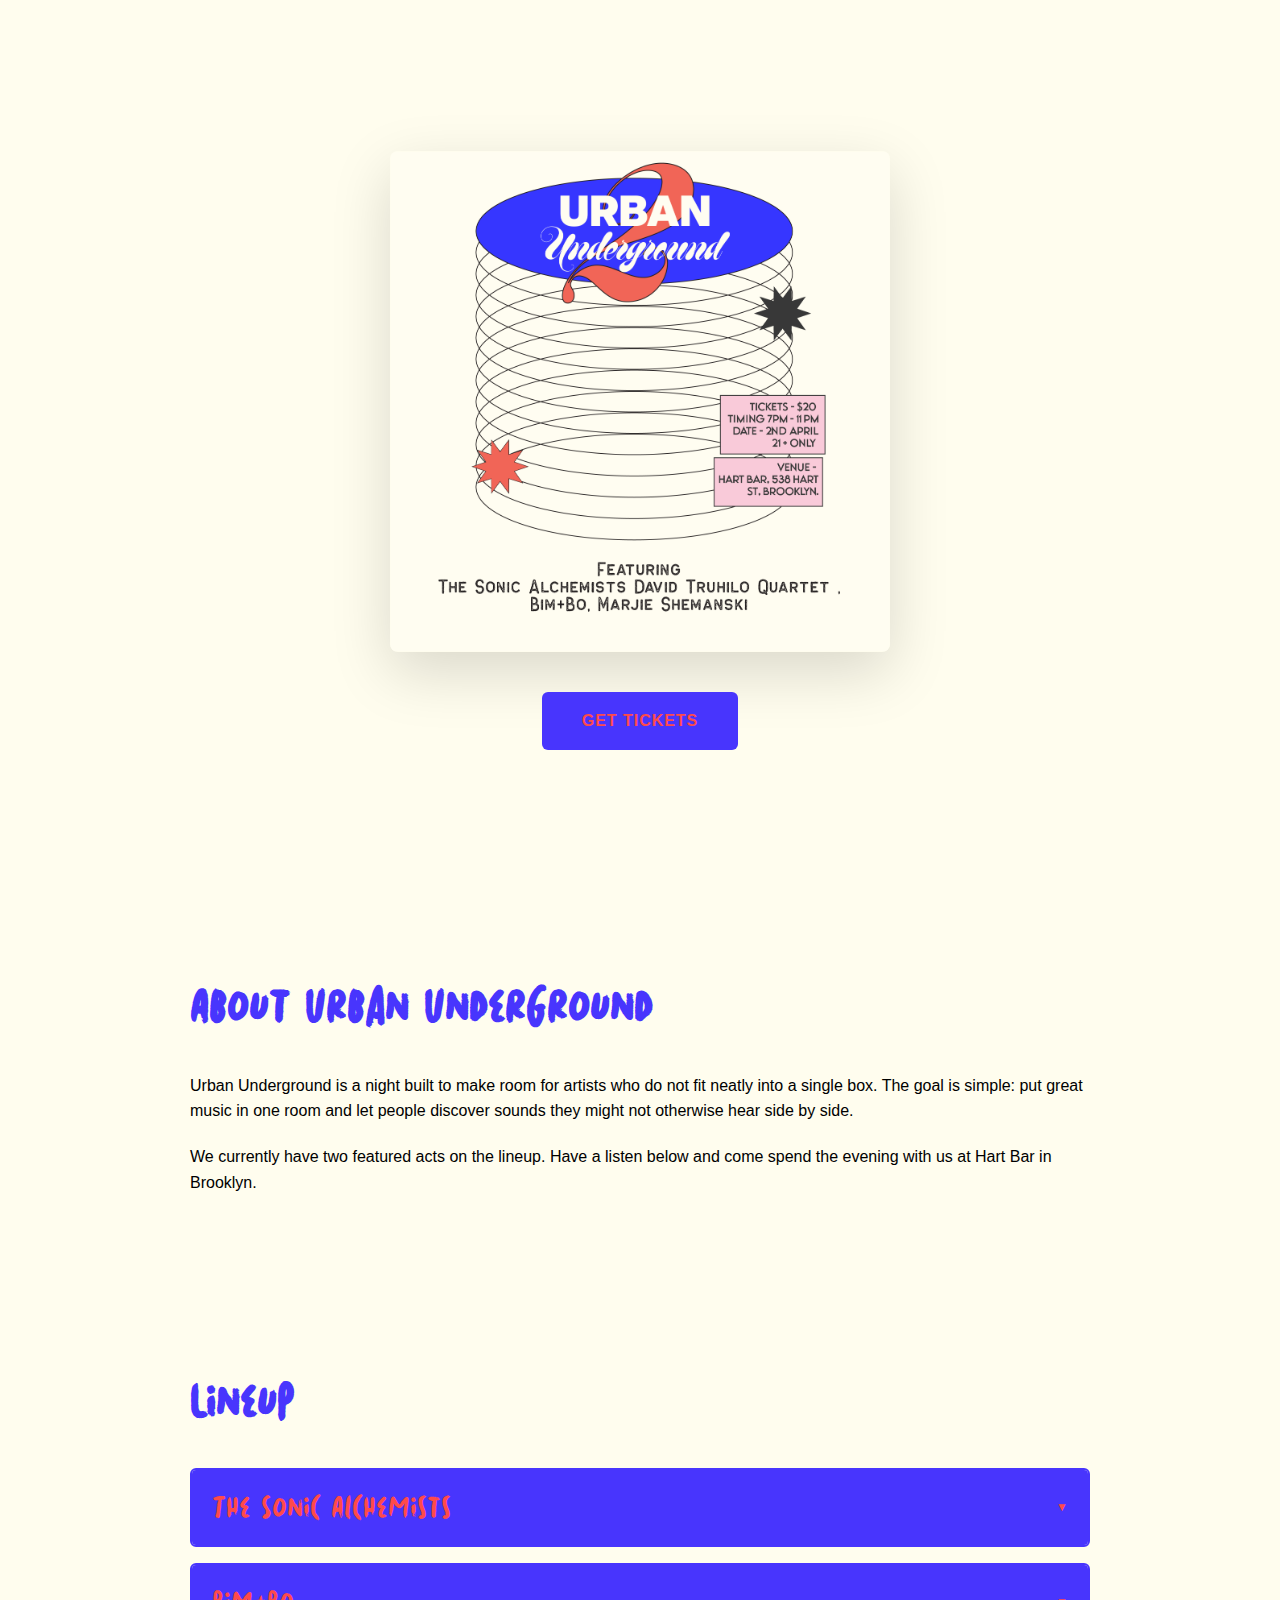
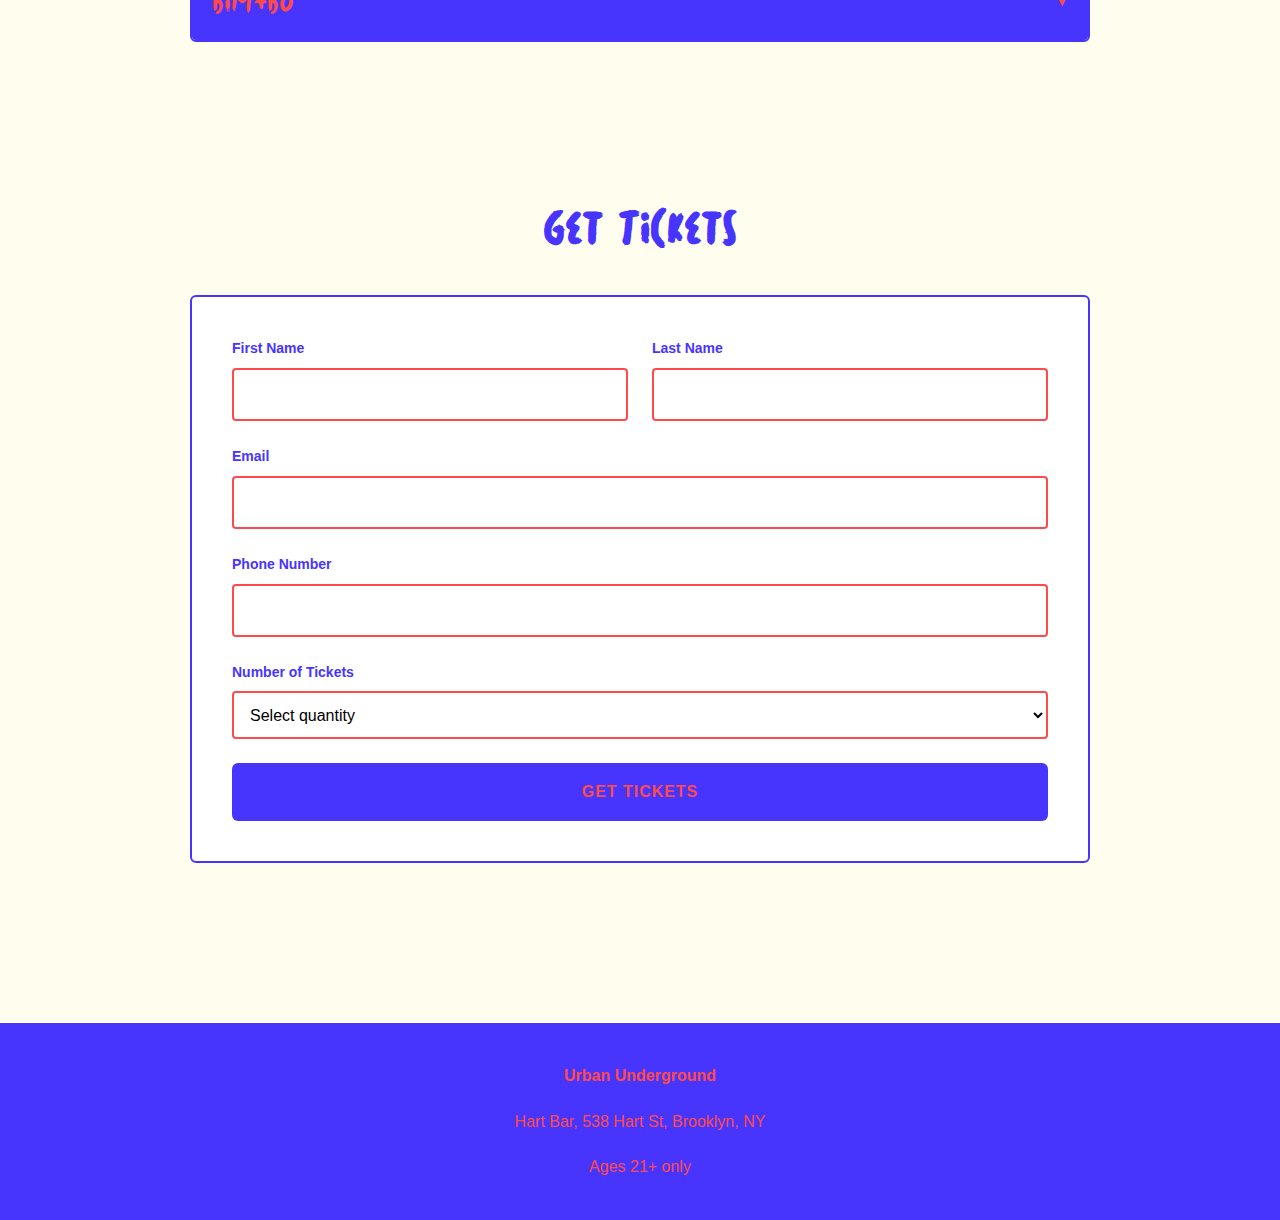
<file: index.html>
<!DOCTYPE html>
<html lang="en">
<head>
  <meta charset="UTF-8">
  <meta name="viewport" content="width=device-width, initial-scale=1.0">
  <title>Urban Underground | Crowd Chorus Confluence</title>
  <link rel="stylesheet" href="./css/event.css">
</head>
<body>
  <main>
    <header class="event-hero">
      <div class="event-hero__poster">
        <img
          src="./images/uu2.png"
          alt="Urban Underground poster with a cream background, blue oval logo, event details for April 2 at Hart Bar in Brooklyn, and featured artists including The Sonic Alchemists, David Truhillo Quartet, bim+bo, and Marjie Shemanski."
        >
      </div>
      <a class="event-button" href="#tickets">Get Tickets</a>
    </header>

    <section class="event-section event-section--about" aria-labelledby="about-heading">
      <div class="event-container">
        <h1 id="about-heading" class="event-heading">About Urban Underground</h1>
        <p>
          Urban Underground is a night built to make room for artists who do not fit neatly
          into a single box. The goal is simple: put great music in one room and let people
          discover sounds they might not otherwise hear side by side.
        </p>
        <p>
          We currently have two featured acts on the lineup. Have a listen below and come
          spend the evening with us at Hart Bar in Brooklyn.
        </p>
      </div>
    </section>

    <section class="event-section" aria-labelledby="lineup-heading">
      <div class="event-container">
        <h2 id="lineup-heading" class="event-heading">Lineup</h2>
        <div class="event-accordion">
          <details class="event-accordion__item">
            <summary class="event-accordion__summary">
              <span class="event-accordion__title">The Sonic Alchemists</span>
            </summary>
            <div class="event-accordion__content">
              <div class="event-accordion__copy">
                <p>
                  The Sonic Alchemists are an improvised music group led by guitarist and
                  composer Eshaan Sood. The group's sound balances energetic grooves,
                  spirited improvisation, and soulful introspection.
                </p>
                <p>
                  A storytelling experience at its core, the band pulls at the heartstrings
                  of listeners, jazz fans or otherwise, while making space for spontaneity
                  and deep listening.
                </p>
              </div>
              <div class="event-video">
                <iframe
                  src="https://www.youtube.com/embed/AlvMCxaiIno"
                  title="The Sonic Alchemists performance"
                  loading="lazy"
                  allowfullscreen
                ></iframe>
              </div>
            </div>
          </details>

          <details class="event-accordion__item">
            <summary class="event-accordion__summary">
              <span class="event-accordion__title">Bim+Bo</span>
            </summary>
            <div class="event-accordion__content">
              <div class="event-accordion__copy">
                <p>
                  bim+bo (pronounced "bim plus bo") is an alternative soul band formed in
                  Chicago and now based in Brooklyn. The experimental duo began with
                  producer and multi-instrumentalist Blank Face Villain and vocalist and
                  dancer Brittany Harlin.
                </p>
                <p>
                  Blurring the line between heartfelt confessions and dance breaks, the
                  ensemble invites both internal reflection and external release with a live
                  show that feels generous, vulnerable, and full of movement.
                </p>
              </div>
              <div class="event-video">
                <iframe
                  src="https://www.youtube.com/embed/e7uof4UnQ5c"
                  title="Bim and Bo performance"
                  loading="lazy"
                  allowfullscreen
                ></iframe>
              </div>
            </div>
          </details>
        </div>
      </div>
    </section>

    <section id="tickets" class="event-section event-section--tickets" aria-labelledby="tickets-heading">
      <div class="event-container">
        <h2 id="tickets-heading" class="event-heading event-heading--centered">Get Tickets</h2>

        <form
          id="ticket-form"
          class="ticket-form"
          action="https://formspree.io/f/xkgdbkdr"
          method="POST"
          novalidate
        >
          <div class="ticket-form__row">
            <div class="ticket-form__field">
              <label for="first-name">First Name</label>
              <input type="text" id="first-name" name="first-name" required>
            </div>
            <div class="ticket-form__field">
              <label for="last-name">Last Name</label>
              <input type="text" id="last-name" name="last-name" required>
            </div>
          </div>

          <div class="ticket-form__field">
            <label for="email">Email</label>
            <input type="email" id="email" name="email" required>
          </div>

          <div class="ticket-form__field">
            <label for="phone">Phone Number</label>
            <input type="tel" id="phone" name="phone" required>
          </div>

          <div class="ticket-form__field">
            <label for="ticket-quantity">Number of Tickets</label>
            <select id="ticket-quantity" name="ticket-quantity" required>
              <option value="">Select quantity</option>
              <option value="1">1 Ticket - $14</option>
              <option value="2">2 Tickets - $25</option>
              <option value="3">3 Tickets - $39</option>
              <option value="4">4 Tickets - $50</option>
              <option value="5">5 Tickets - $64</option>
              <option value="6">6 Tickets - $75</option>
              <option value="7">7 Tickets - $89</option>
              <option value="8">8 Tickets - $100</option>
            </select>
          </div>

          <button type="submit" class="ticket-form__submit" id="submit-button">Get Tickets</button>
        </form>

        <section id="payment-confirmation" class="ticket-confirmation" aria-live="polite" hidden>
          <p><strong>Your total is</strong></p>
          <span id="total-amount" class="ticket-confirmation__amount">$0</span>
          <div id="venmo-qr" class="ticket-confirmation__qr">
            <img src="./images/venmoqr.png" alt="Venmo QR code for ticket payment">
          </div>
          <p>
            <strong>
              Please scan this QR code and include your name and Urban Underground in the
              payment description.
            </strong>
          </p>
          <button type="button" class="ticket-confirmation__back" id="back-button">Back to Form</button>
        </section>
      </div>
    </section>
  </main>

  <footer class="event-footer">
    <p><strong>Urban Underground</strong></p>
    <p>Hart Bar, 538 Hart St, Brooklyn, NY</p>
    <p>Ages 21+ only</p>
  </footer>

  <script>
    function calculateTotal(quantity) {
      const basePrice = 14;
      const twoPackPrice = 25;

      if (quantity === 1) return basePrice;

      const fullPacks = Math.floor(quantity / 2);
      const remainder = quantity % 2;

      let total = fullPacks * twoPackPrice;

      if (remainder === 1) total += basePrice;

      return total;
    }

    const ticketForm = document.getElementById("ticket-form");
    const submitButton = document.getElementById("submit-button");
    const paymentConfirmation = document.getElementById("payment-confirmation");
    const totalAmount = document.getElementById("total-amount");
    const backButton = document.getElementById("back-button");
    const venmoQr = document.getElementById("venmo-qr");

    ticketForm.addEventListener("submit", async function (event) {
      event.preventDefault();

      if (ticketForm.checkValidity() === false) {
        ticketForm.reportValidity();
        return;
      }

      submitButton.disabled = true;
      submitButton.textContent = "Submitting...";

      const quantity = Number(document.getElementById("ticket-quantity").value);
      const total = calculateTotal(quantity);
      const formData = new FormData(ticketForm);
      formData.append("total", "$" + total);

      try {
        const response = await fetch(ticketForm.action, {
          method: "POST",
          body: formData,
          headers: {
            Accept: "application/json"
          }
        });

        if (!response.ok) throw new Error("Form submission failed");

        totalAmount.textContent = "$" + total;
        ticketForm.hidden = true;
        paymentConfirmation.hidden = false;
        paymentConfirmation.classList.add("is-visible");

        setTimeout(function () {
          venmoQr.scrollIntoView({ behavior: "smooth", block: "center" });
        }, 100);
      } catch (error) {
        console.error("Error:", error);
        alert("There was an error submitting your form. Please try again.");
        submitButton.disabled = false;
        submitButton.textContent = "Get Tickets";
      }
    });

    backButton.addEventListener("click", function () {
      ticketForm.reset();
      ticketForm.hidden = false;
      paymentConfirmation.hidden = true;
      paymentConfirmation.classList.remove("is-visible");
      submitButton.disabled = false;
      submitButton.textContent = "Get Tickets";
      ticketForm.scrollIntoView({ behavior: "smooth", block: "start" });
      document.getElementById("first-name").focus();
    });
  </script>
</body>
</html>
</file>
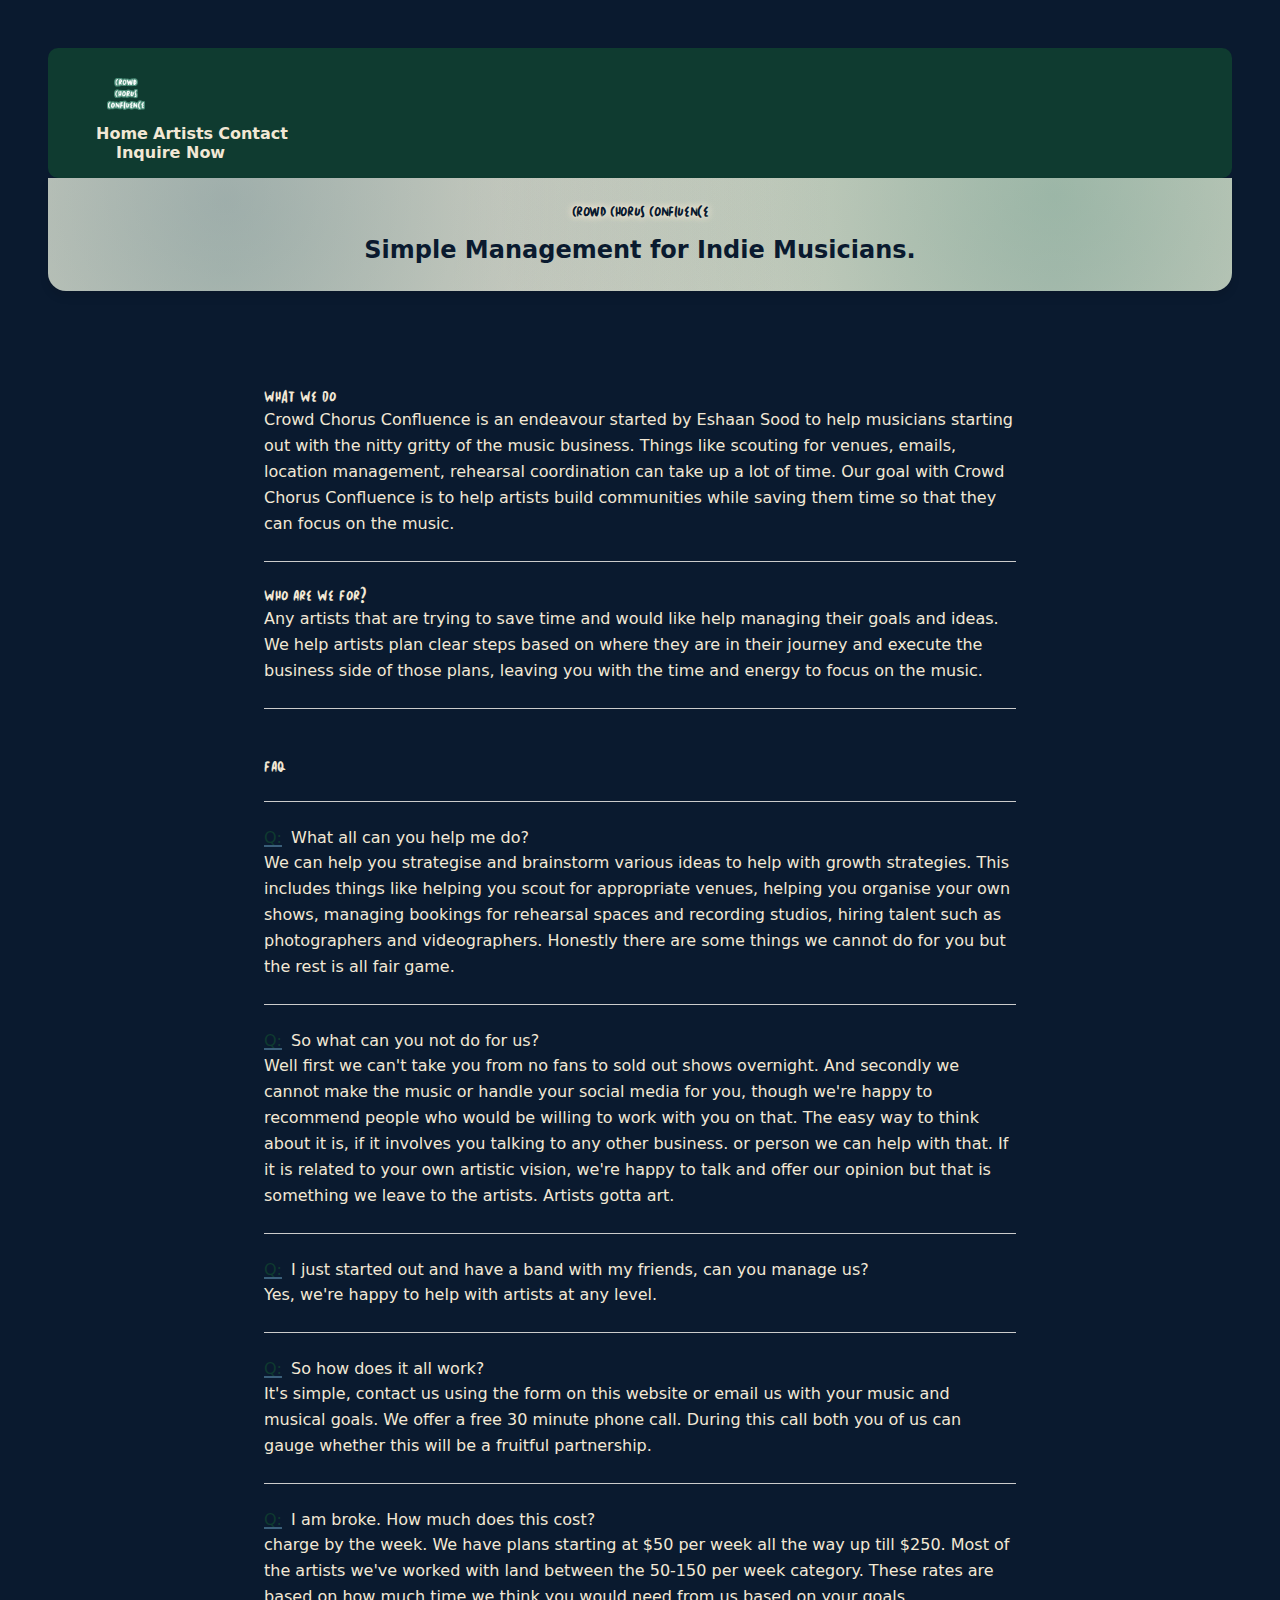
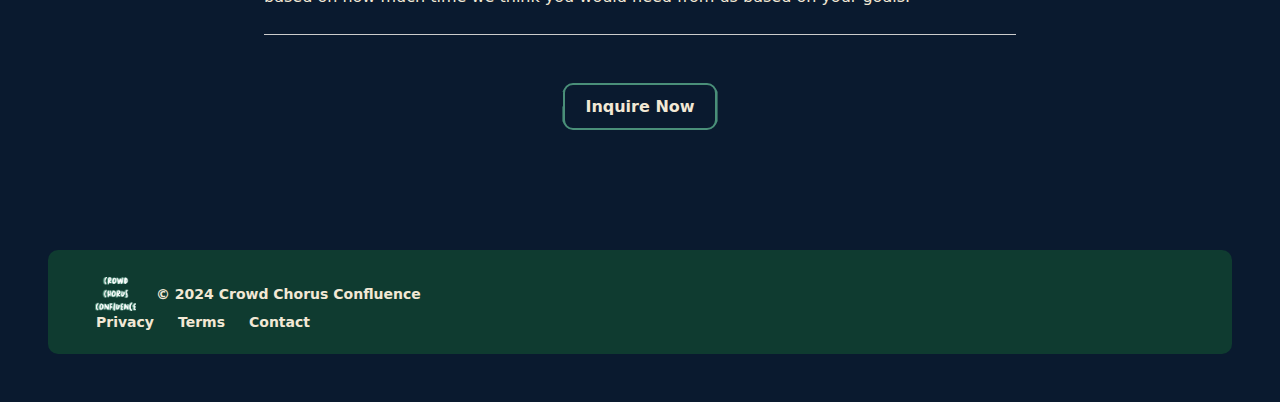
<file: public/index.html>
<!DOCTYPE html>
<html lang="en">
<head>
  <meta charset="UTF-8">
  <meta name="viewport" content="width=device-width, initial-scale=1.0">
  <title>Crowd Chorus Confluence</title>
  <link rel="stylesheet" href="./css/styles.css">
</head>
<body>
  <div class="site-container">
    <!-- Header / Navbar -->
    <header class="header">
      <div class="header-logo">
        <a href="./index.html">
          <img src="./images/CCC-Brush-Logo-trimmed.png" alt="Crowd Chorus Confluence Logo">
        </a>
      </div>
      <nav class="header-nav">
        <a href="./index.html">Home</a>
        <a href="./artists.html">Artists</a>
        <a href="./contact.html">Contact</a>
      </nav>
      <a href="./contact.html#contact-form" class="header-cta">Inquire Now</a>
    </header>

    <!-- Hero Section -->
    <section class="hero">
      <div class="hero-inner">
        <h1 class="hero-title">Crowd Chorus Confluence</h1>
        <p class="hero-tagline">Simple Management for Indie Musicians.</p>
      </div>
    </section>

    <!-- Main content section -->
    <section class="content-section">
      
      <!-- What We Do Section -->
      <div class="content-block">
        <h2 class="heading-brand">What We Do</h2>
        <p>Crowd Chorus Confluence is an endeavour started by Eshaan Sood to help musicians starting out with the nitty gritty of the music business. Things like scouting for venues, emails, location management, rehearsal coordination can take up a lot of time. Our goal with Crowd Chorus Confluence is to help artists build communities while saving them time  so that they can focus on the music.</p>
      </div>

      <!-- Divider Medium -->
      <hr class="divider-medium">

      <!-- Who Are We For Section -->
      <div class="content-block">
        <h2 class="heading-brand">Who Are We For?</h2>
        <p>Any artists that are trying to save time and would like help managing their goals and ideas. We help artists plan clear steps based on where they are in their journey and execute the business side of those plans, leaving you with the time and energy to focus on the music.</p>
      </div>

      <!-- Divider Medium -->
      <hr class="divider-medium">

      <!-- FAQ Section -->
      <div class="faq-section">
        <h2 class="heading-brand">FAQ</h2>

        <!-- Divider Medium after heading -->
        <hr class="divider-medium">

        <!-- FAQ Item 1 -->
        <div class="faq-item">
          <h3 class="faq-question"><span class="faq-q">Q:</span> What all can you help me do?</h3>
          <p class="faq-answer">We can help you strategise and brainstorm various ideas to help with growth strategies. This includes things like helping you scout for appropriate venues, helping you organise your own shows, managing bookings for rehearsal spaces and recording studios, hiring talent  such as photographers and videographers.  Honestly there are some things we cannot do for you but the rest is all fair game.</p>
        </div>

        <!-- Divider Small -->
        <hr class="divider-small">

        <!-- FAQ Item 2 -->
        <div class="faq-item">
          <h3 class="faq-question"><span class="faq-q">Q:</span> So what can you not do for us?</h3>
          <p class="faq-answer">Well first we can't take you from no fans to sold out shows overnight. And secondly we cannot make the music or handle your social media for you, though we're happy to recommend people who would be willing to work with you on that. The easy way to think about it is, if it involves you talking to any other business. or person we can help with that. If it is related to your own artistic vision, we're happy to talk and offer our opinion but that is something we leave to the artists. Artists gotta art.</p>
        </div>

        <!-- Divider Small -->
        <hr class="divider-small">

        <!-- FAQ Item 3 -->
        <div class="faq-item">
          <h3 class="faq-question"><span class="faq-q">Q:</span> I just started out and have a band with my friends, can you manage us?</h3>
          <p class="faq-answer">Yes, we're happy to help with artists at any level.</p>
        </div>

        <!-- Divider Small -->
        <hr class="divider-small">

        <!-- FAQ Item 4 -->
        <div class="faq-item">
          <h3 class="faq-question"><span class="faq-q">Q:</span> So how does it all work?</h3>
          <p class="faq-answer">It's simple, contact us using the form on this website or email us with your music and musical goals. We offer a free 30 minute phone call. During this call both you of us can gauge whether this will be a fruitful partnership.</p>
        </div>

        <!-- Divider Small -->
        <hr class="divider-small">

        <!-- FAQ Item 5 -->
        <div class="faq-item">
          <h3 class="faq-question"><span class="faq-q">Q:</span> I am broke. How much does this cost?</h3>
          <p class="faq-answer">charge by the week. We have plans starting at $50 per week all the way up till $250. Most of the artists we've worked with land between the 50-150 per week category. These rates are based on how much time we think you would need from us based on your goals.</p>
        </div>

        <!-- Divider Medium before CTA -->
        <hr class="divider-medium">

        <!-- CTA Button -->
        <div class="cta-container">
          <a href="./contact.html#contact-form" class="btn-artistic">Inquire Now</a>
        </div>
      </div>

    </section>

    <!-- Footer -->
    <footer class="footer">
      <div class="footer-content">
        <div class="footer-logo">
          <img src="./images/CCC-Brush-Logo-trimmed.png" alt="Crowd Chorus Confluence Logo">
        </div>
        <p class="footer-text">© 2024 Crowd Chorus Confluence</p>
      </div>
      <div class="footer-links">
        <a href="#privacy">Privacy</a>
        <a href="#terms">Terms</a>
        <a href="./contact.html">Contact</a>
      </div>
    </footer>
  </div>
</body>
</html>
</file>
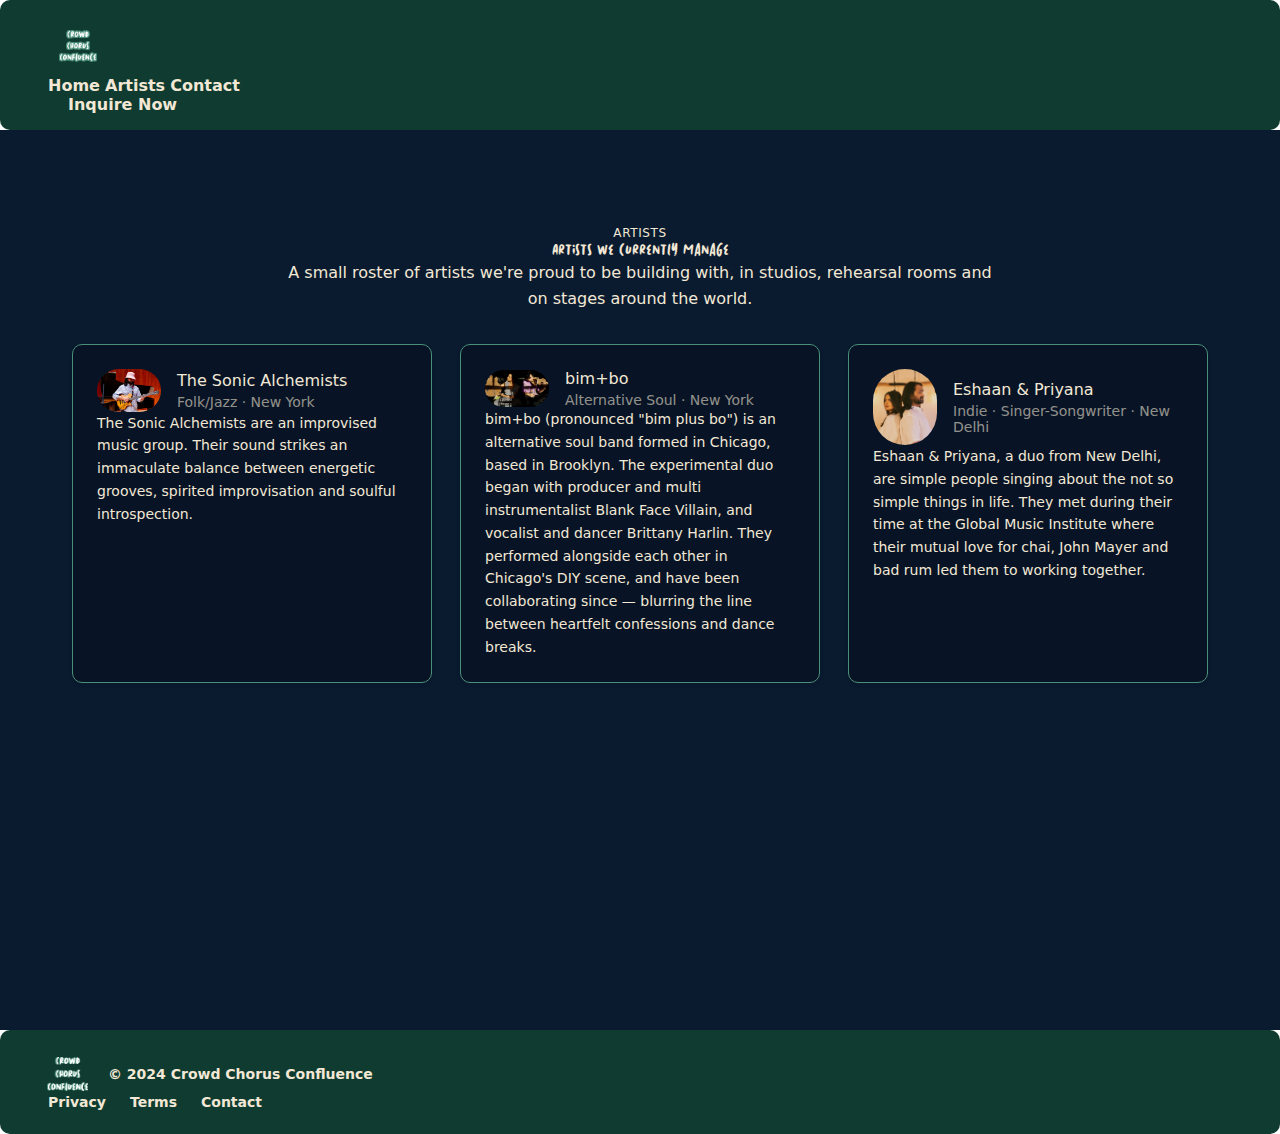
<file: artists.html>
<!DOCTYPE html>
<html lang="en">
  <head>
    <meta charset="UTF-8" />
    <title>Crowd Chorus Confluence — Artists</title>
    <meta name="viewport" content="width=device-width, initial-scale=1" />
    <link rel="stylesheet" href="./css/styles.css" />
  </head>
  <body>
    <header class="header">
      <div class="header-logo">
        <a href="./index.html">
          <img src="./images/CCC-Brush-Logo-trimmed.png" alt="Crowd Chorus Confluence Logo">
        </a>
      </div>
      <nav class="header-nav">
        <a href="./index.html">Home</a>
        <a href="./artists.html">Artists</a>
        <a href="./contact.html">Contact</a>
      </nav>
      <a href="./contact.html#contact-form" class="header-cta">Inquire Now</a>
    </header>

    <main class="site-container">
      <section class="artists-section" aria-labelledby="artists-heading">
        <header class="artists-header">
          <p class="artists-kicker">Artists</p>
          <h1 id="artists-heading" class="artists-title">
            Artists we currently manage
          </h1>
          <p class="artists-subtitle">
            A small roster of artists we're proud to be building with, in studios,
            rehearsal rooms and on stages around the world.
          </p>
        </header>

        <div class="artists-grid">
          <!-- The Sonic Alchemists -->
          <article class="artist-card">
            <div class="artist-header">
              <img
                class="artist-avatar"
                src="/images/tsa.avif"
                alt="The Sonic Alchemists"
              />
              <div class="artist-meta">
                <h2 class="artist-name">The Sonic Alchemists</h2>
                <p class="artist-tagline">
                  Folk/Jazz · New York
                </p>
              </div>
            </div>

            <div class="artist-body">
              <p>
                The Sonic Alchemists are an improvised music group. Their sound 
                strikes an immaculate balance between energetic grooves, spirited
                improvisation and soulful introspection.
              </p>
            </div>
          </article>

          <!-- bim+bo -->
          <article class="artist-card">
            <div class="artist-header">
              <img
                class="artist-avatar"
                src="/images/bbpic.webp"
                alt="bim+bo"
              />
              <div class="artist-meta">
                <h2 class="artist-name">bim+bo</h2>
                <p class="artist-tagline">
                  Alternative Soul · New York
                </p>
              </div>
            </div>

            <div class="artist-body">
              <p>
                bim+bo (pronounced "bim plus bo") is an alternative soul band formed 
                in Chicago, based in Brooklyn. The experimental duo began with 
                producer and multi instrumentalist Blank Face Villain, and vocalist 
                and dancer Brittany Harlin. They performed alongside each other in 
                Chicago's DIY scene, and have been collaborating since — blurring 
                the line between heartfelt confessions and dance breaks.
              </p>
            </div>
          </article>

          <!-- Eshaan & Priyana -->
          <article class="artist-card">
            <div class="artist-header">
              <img
                class="artist-avatar"
                src="/images/enp.avif"
                alt="Eshaan &amp; Priyana"
              />
              <div class="artist-meta">
                <h2 class="artist-name">Eshaan &amp; Priyana</h2>
                <p class="artist-tagline">
                  Indie · Singer-Songwriter · New Delhi
                </p>
              </div>
            </div>

            <div class="artist-body">
              <p>
                Eshaan &amp; Priyana, a duo from New Delhi, are simple people 
                singing about the not so simple things in life. They met during 
                their time at the Global Music Institute where their mutual love 
                for chai, John Mayer and bad rum led them to working together.
              </p>
            </div>
          </article>
        </div>
      </section>
    </main>

    <footer class="footer">
      <div class="footer-content">
        <div class="footer-logo">
          <img src="./images/CCC-Brush-Logo-trimmed.png" alt="Crowd Chorus Confluence Logo">
        </div>
        <p class="footer-text">© 2024 Crowd Chorus Confluence</p>
      </div>
      <div class="footer-links">
        <a href="#privacy">Privacy</a>
        <a href="#terms">Terms</a>
        <a href="./contact.html">Contact</a>
      </div>
    </footer>
  </body>
</html>
</file>
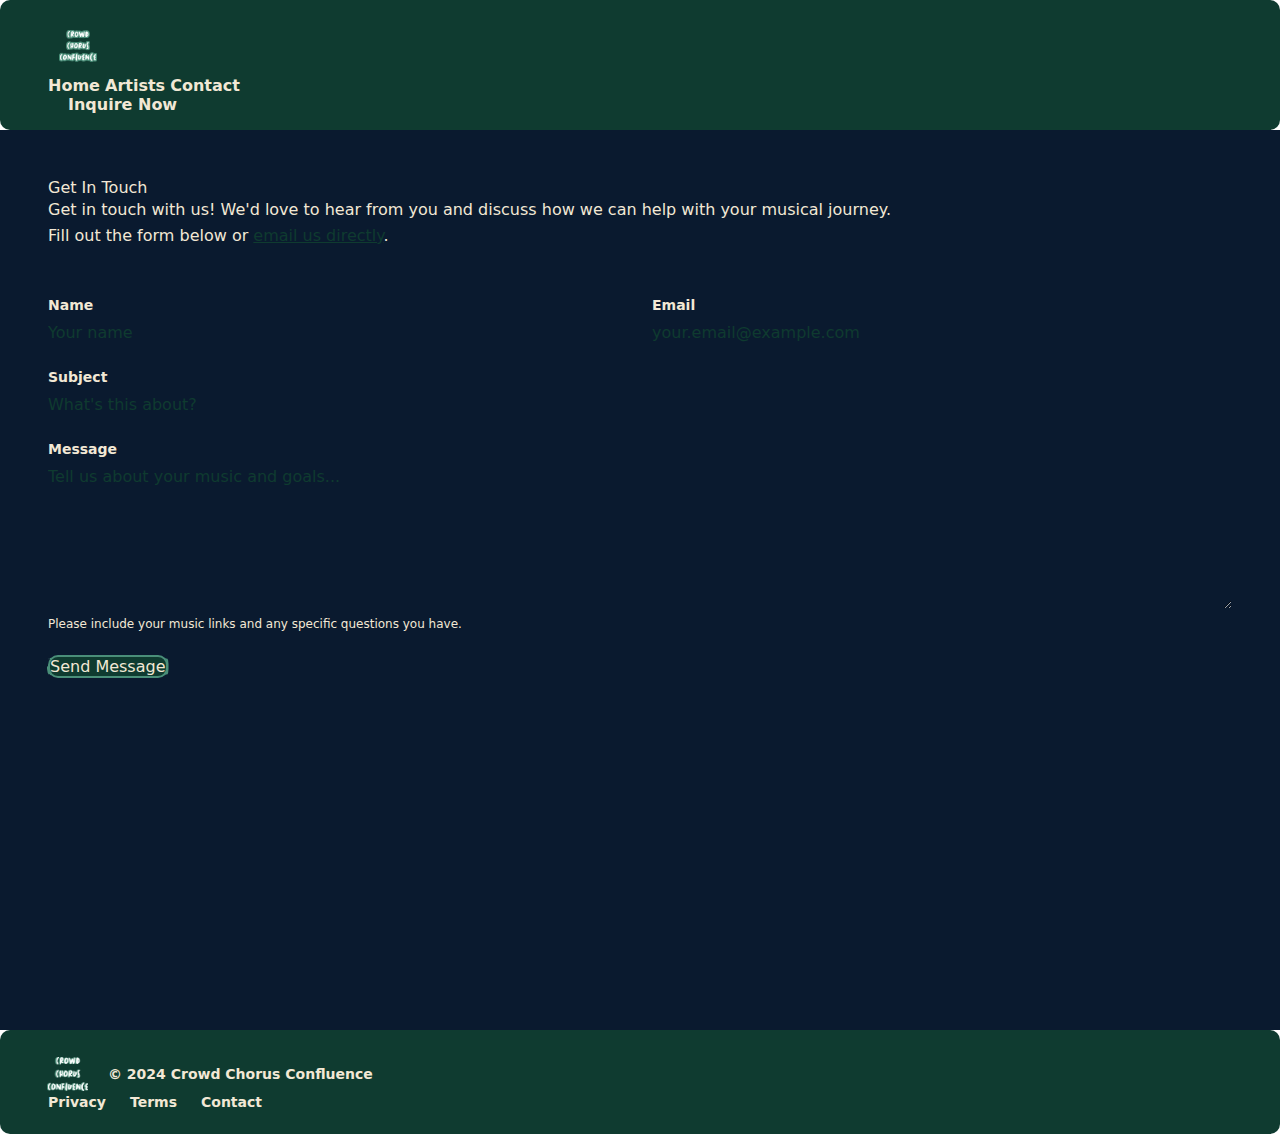
<file: contact.html>
<!DOCTYPE html>
<html lang="en">
<head>
  <meta charset="UTF-8">
  <meta name="viewport" content="width=device-width, initial-scale=1.0">
  <title>Contact - Crowd Chorus Confluence</title>
  <link rel="stylesheet" href="./css/styles.css">
</head>
<body>
  <header class="header">
    <div class="header-logo">
      <a href="./index.html">
        <img src="./images/CCC-Brush-Logo-trimmed.png" alt="Crowd Chorus Confluence Logo">
      </a>
    </div>
    <nav class="header-nav">
      <a href="./index.html">Home</a>
      <a href="./artists.html">Artists</a>
      <a href="./contact.html">Contact</a>
    </nav>
    <a href="./contact.html#contact-form" class="header-cta">Inquire Now</a>
  </header>

  <main class="site-container">
    <h1>Get In Touch</h1>
    
    <section class="contact-intro">
      <p>Get in touch with us! We'd love to hear from you and discuss how we can help with your musical journey.</p>
      <p>Fill out the form below or <a href="mailto:contact@crowdchorusconfluence.com">email us directly</a>.</p>
    </section>

    <form
      id="contact-form"
      class="contact-form"
      action="https://formspree.io/f/movglree"
      method="POST"
      novalidate
    >
      <div class="contact-field-group contact-field-group--two-column">
        <div class="contact-field">
          <label for="name" class="contact-label">Name</label>
          <input
            type="text"
            id="name"
            name="name"
            class="contact-input input"
            required
            placeholder="Your name"
          />
        </div>

        <div class="contact-field">
          <label for="email" class="contact-label">Email</label>
          <input
            type="email"
            id="email"
            name="email"
            class="contact-input input"
            required
            placeholder="your.email@example.com"
          />
        </div>
      </div>

      <div class="contact-field-group">
        <div class="contact-field">
          <label for="subject" class="contact-label">Subject</label>
          <input
            type="text"
            id="subject"
            name="subject"
            class="contact-input input"
            placeholder="What's this about?"
          />
        </div>
      </div>

      <div class="contact-field-group">
        <div class="contact-field">
          <label for="message" class="contact-label">Message</label>
          <textarea
            id="message"
            name="message"
            class="contact-input input"
            rows="6"
            required
            placeholder="Tell us about your music and goals..."
          ></textarea>
          <p class="contact-help">Please include your music links and any specific questions you have.</p>
        </div>
      </div>

      <div class="contact-submit-row">
        <button type="submit" class="btn-artistic">Send Message</button>
      </div>
    </form>

    <div id="contact-thankyou" class="contact-thankyou" hidden>
      <p class="heading-brand">Thanks for getting in touch.</p>
      <p><strong>We'll be in touch super soon.</strong></p>
    </div>

  </main>

  <footer class="footer">
    <div class="footer-content">
      <div class="footer-logo">
        <img src="./images/CCC-Brush-Logo-trimmed.png" alt="Crowd Chorus Confluence Logo">
      </div>
      <p class="footer-text">© 2024 Crowd Chorus Confluence</p>
    </div>
    <div class="footer-links">
      <a href="#privacy">Privacy</a>
      <a href="#terms">Terms</a>
      <a href="./contact.html">Contact</a>
    </div>
  </footer>

  <script>
    // Auto-focus form when linked with hash anchor
    window.addEventListener('DOMContentLoaded', function() {
      if (window.location.hash === '#contact-form') {
        const form = document.getElementById('contact-form');
        const firstInput = document.getElementById('name');
        
        // Scroll to form smoothly
        form.scrollIntoView({ behavior: 'smooth', block: 'start' });
        
        // Focus first input after a short delay to ensure scroll completes
        setTimeout(function() {
          firstInput.focus();
        }, 300);
      }
    });

    // Handle form submission and show thank you message
    document.getElementById('contact-form').addEventListener('submit', function(e) {
      e.preventDefault();
      
      const form = this;
      const formData = new FormData(form);
      
      fetch(form.action, {
        method: 'POST',
        body: formData,
        headers: {
          'Accept': 'application/json'
        }
      })
      .then(response => {
        if (response.ok) {
          form.hidden = true;
          document.getElementById('contact-thankyou').hidden = false;
          form.reset();
        } else {
          return response.json().then(data => {
            if (data.errors) {
              console.error('Form errors:', data.errors);
            }
            alert('There was a problem submitting your form. Please try again.');
          });
        }
      })
      .catch(error => {
        console.error('Error:', error);
        alert('There was a problem submitting your form. Please try again.');
      });
    });
  </script>
</body>
</html>
</file>
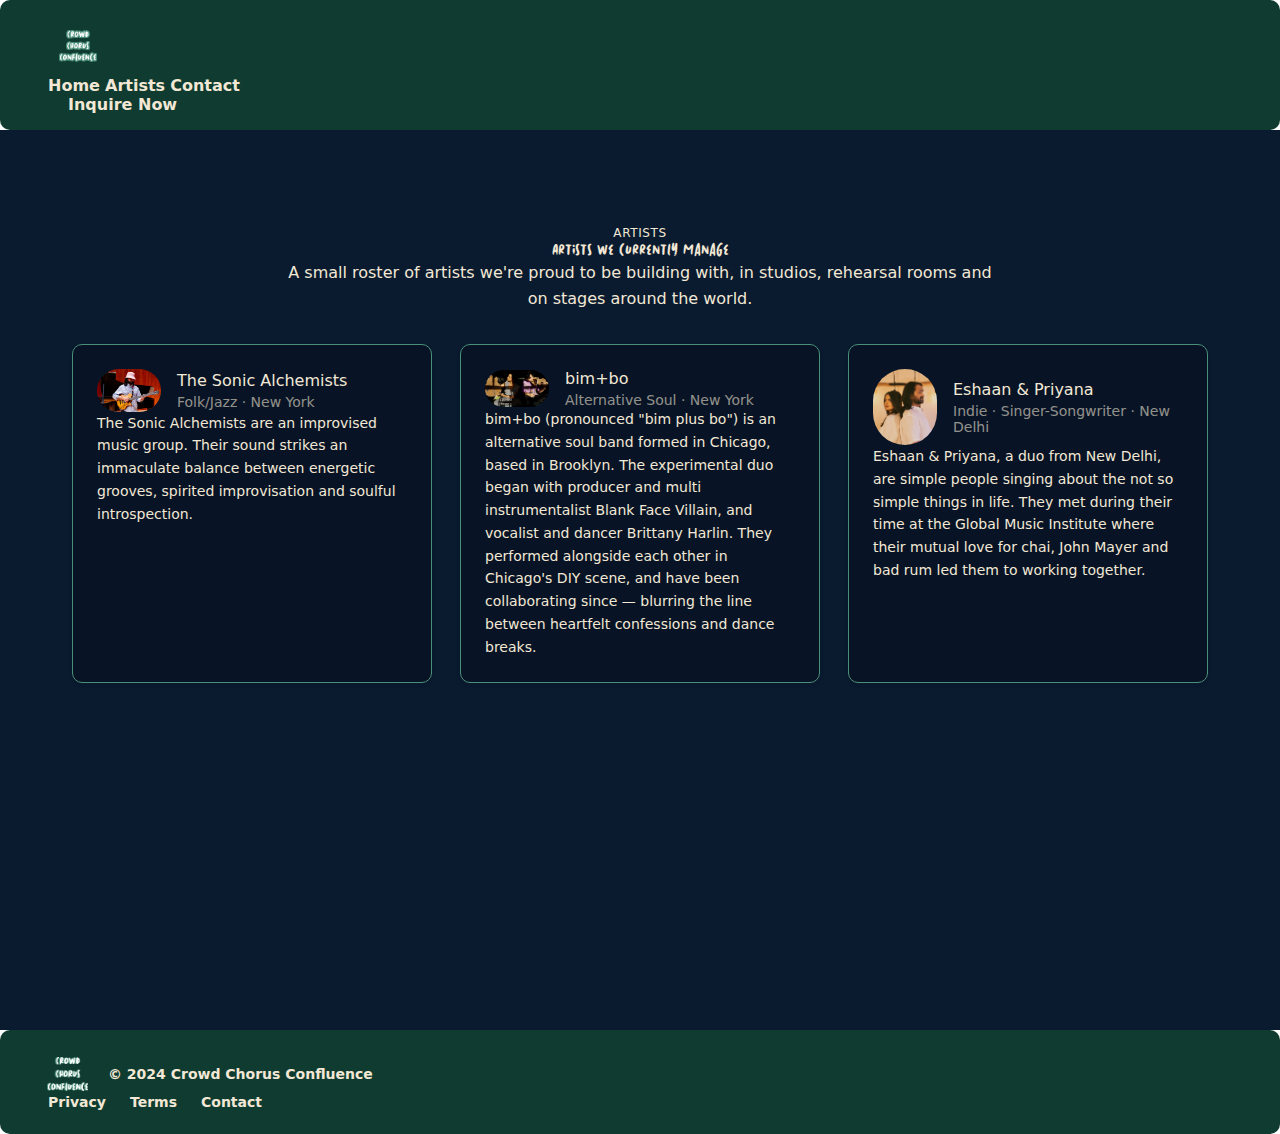
<file: public/artists.html>
<!DOCTYPE html>
<html lang="en">
  <head>
    <meta charset="UTF-8" />
    <title>Crowd Chorus Confluence — Artists</title>
    <meta name="viewport" content="width=device-width, initial-scale=1" />
    <link rel="stylesheet" href="./css/styles.css" />
  </head>
  <body>
    <header class="header">
      <div class="header-logo">
        <a href="./index.html">
          <img src="./images/CCC-Brush-Logo-trimmed.png" alt="Crowd Chorus Confluence Logo">
        </a>
      </div>
      <nav class="header-nav">
        <a href="./index.html">Home</a>
        <a href="./artists.html">Artists</a>
        <a href="./contact.html">Contact</a>
      </nav>
      <a href="./contact.html#contact-form" class="header-cta">Inquire Now</a>
    </header>

    <main class="site-container">
      <section class="artists-section" aria-labelledby="artists-heading">
        <header class="artists-header">
          <p class="artists-kicker">Artists</p>
          <h1 id="artists-heading" class="artists-title">
            Artists we currently manage
          </h1>
          <p class="artists-subtitle">
            A small roster of artists we're proud to be building with, in studios,
            rehearsal rooms and on stages around the world.
          </p>
        </header>

        <div class="artists-grid">
          <!-- The Sonic Alchemists -->
          <article class="artist-card">
            <div class="artist-header">
              <img
                class="artist-avatar"
                src="./images/tsa.avif"
                alt="The Sonic Alchemists"
              />
              <div class="artist-meta">
                <h2 class="artist-name">The Sonic Alchemists</h2>
                <p class="artist-tagline">
                  Folk/Jazz · New York
                </p>
              </div>
            </div>

            <div class="artist-body">
              <p>
                The Sonic Alchemists are an improvised music group. Their sound 
                strikes an immaculate balance between energetic grooves, spirited
                improvisation and soulful introspection.
              </p>
            </div>
          </article>

          <!-- bim+bo -->
          <article class="artist-card">
            <div class="artist-header">
              <img
                class="artist-avatar"
                src="./images/bbpic.webp"
                alt="bim+bo"
              />
              <div class="artist-meta">
                <h2 class="artist-name">bim+bo</h2>
                <p class="artist-tagline">
                  Alternative Soul · New York
                </p>
              </div>
            </div>

            <div class="artist-body">
              <p>
                bim+bo (pronounced "bim plus bo") is an alternative soul band formed 
                in Chicago, based in Brooklyn. The experimental duo began with 
                producer and multi instrumentalist Blank Face Villain, and vocalist 
                and dancer Brittany Harlin. They performed alongside each other in 
                Chicago's DIY scene, and have been collaborating since — blurring 
                the line between heartfelt confessions and dance breaks.
              </p>
            </div>
          </article>

          <!-- Eshaan & Priyana -->
          <article class="artist-card">
            <div class="artist-header">
              <img
                class="artist-avatar"
                src="./images/enp.avif"
                alt="Eshaan &amp; Priyana"
              />
              <div class="artist-meta">
                <h2 class="artist-name">Eshaan &amp; Priyana</h2>
                <p class="artist-tagline">
                  Indie · Singer-Songwriter · New Delhi
                </p>
              </div>
            </div>

            <div class="artist-body">
              <p>
                Eshaan &amp; Priyana, a duo from New Delhi, are simple people 
                singing about the not so simple things in life. They met during 
                their time at the Global Music Institute where their mutual love 
                for chai, John Mayer and bad rum led them to working together.
              </p>
            </div>
          </article>
        </div>
      </section>
    </main>

    <footer class="footer">
      <div class="footer-content">
        <div class="footer-logo">
          <img src="./images/CCC-Brush-Logo-trimmed.png" alt="Crowd Chorus Confluence Logo">
        </div>
        <p class="footer-text">© 2024 Crowd Chorus Confluence</p>
      </div>
      <div class="footer-links">
        <a href="#privacy">Privacy</a>
        <a href="#terms">Terms</a>
        <a href="./contact.html">Contact</a>
      </div>
    </footer>
  </body>
</html>
</file>
<file: css/event.css>
@font-face {
  font-family: "ParisRebel";
  src: url("../fonts/PARISREBEL.otf") format("opentype");
  font-weight: normal;
  font-style: normal;
}

:root {
  --color-cream: #fffdee;
  --color-blue: #4835fd;
  --color-coral: #fe4a4b;
  --color-gold: #ffb236;
  --color-black: #000000;
  --color-white: #ffffff;
  --shadow-card: 0 20px 60px rgba(0, 0, 0, 0.15);
  --shadow-button: 0 10px 30px rgba(72, 53, 253, 0.3);
  --radius-sm: 0.375rem;
  --radius-md: 0.5rem;
  --spacing-sm: 1rem;
  --spacing-md: 1.5rem;
  --spacing-lg: 2.5rem;
  --spacing-xl: 4rem;
  --max-width: 56.25rem;
}

* {
  box-sizing: border-box;
}

html {
  scroll-behavior: smooth;
}

body {
  margin: 0;
  background-color: var(--color-cream);
  color: var(--color-black);
  font-family: Helvetica, Arial, sans-serif;
  line-height: 1.6;
}

img {
  display: block;
  max-width: 100%;
}

a,
button,
input,
select {
  font: inherit;
}

a:focus-visible,
button:focus-visible,
input:focus-visible,
select:focus-visible {
  outline: 3px solid var(--color-gold);
  outline-offset: 3px;
}

.event-container {
  width: min(100% - 2.5rem, var(--max-width));
  margin: 0 auto;
}

.event-hero {
  min-height: 100vh;
  display: flex;
  flex-direction: column;
  justify-content: center;
  align-items: center;
  gap: var(--spacing-lg);
  padding: 3.75rem 1.25rem;
}

.event-hero__poster {
  width: min(100%, 31.25rem);
  overflow: hidden;
  border-radius: var(--radius-md);
  box-shadow: var(--shadow-card);
}

.event-button,
.ticket-form__submit,
.ticket-confirmation__back {
  display: inline-flex;
  justify-content: center;
  align-items: center;
  min-height: 3rem;
  border: 0;
  border-radius: var(--radius-sm);
  background-color: var(--color-blue);
  color: var(--color-coral);
  cursor: pointer;
  font-size: 1rem;
  font-weight: 700;
  letter-spacing: 0.06em;
  padding: 1rem 2.5rem;
  text-decoration: none;
  text-transform: uppercase;
  transition: transform 0.2s ease, box-shadow 0.2s ease, background-color 0.2s ease;
}

.event-button:hover,
.ticket-form__submit:hover:not(:disabled),
.ticket-confirmation__back:hover {
  background-color: #3d2ae8;
  box-shadow: var(--shadow-button);
  transform: translateY(-2px);
}

.event-section {
  padding: 5rem 0;
}

.event-heading {
  margin: 0 0 2.5rem;
  color: var(--color-blue);
  font-family: "ParisRebel", cursive;
  font-size: clamp(2.25rem, 6vw, 3rem);
  line-height: 1.1;
}

.event-heading--centered {
  text-align: center;
}

.event-section--about p,
.event-accordion__copy p,
.ticket-confirmation p,
.event-footer p {
  margin: 0 0 1.25rem;
}

.event-accordion {
  display: grid;
  gap: 1rem;
}

.event-accordion__item {
  border: 2px solid var(--color-blue);
  border-radius: var(--radius-sm);
  overflow: hidden;
}

.event-accordion__item:hover {
  box-shadow: 0 8px 24px rgba(72, 53, 253, 0.1);
}

.event-accordion__summary {
  display: flex;
  justify-content: space-between;
  align-items: center;
  list-style: none;
  cursor: pointer;
  background-color: var(--color-blue);
  color: var(--color-coral);
  padding: 1.25rem;
}

.event-accordion__summary::-webkit-details-marker {
  display: none;
}

.event-accordion__summary::after {
  content: "▼";
  font-size: 0.75rem;
  transition: transform 0.2s ease;
}

.event-accordion__item[open] .event-accordion__summary::after {
  transform: rotate(180deg);
}

.event-accordion__title {
  font-family: "ParisRebel", cursive;
  font-size: clamp(1.5rem, 4vw, 2rem);
  line-height: 1.1;
}

.event-accordion__content {
  display: grid;
  gap: 1.875rem;
  padding: 1.875rem;
  background-color: var(--color-cream);
  border-top: 2px solid var(--color-blue);
}

.event-video {
  position: relative;
  padding-bottom: 56.25%;
  height: 0;
  overflow: hidden;
  border-radius: var(--radius-sm);
}

.event-video iframe {
  position: absolute;
  inset: 0;
  width: 100%;
  height: 100%;
  border: 0;
}

.event-section--tickets {
  background-color: var(--color-cream);
}

.ticket-form,
.ticket-confirmation {
  background-color: var(--color-white);
  border: 2px solid var(--color-blue);
  border-radius: var(--radius-sm);
  padding: 2.5rem;
}

.ticket-form__row {
  display: grid;
  gap: 1.5rem;
}

.ticket-form__field {
  margin-bottom: 1.5rem;
}

.ticket-form__field:last-of-type {
  margin-bottom: 0;
}

.ticket-form label {
  display: block;
  margin-bottom: 0.5rem;
  color: var(--color-blue);
  font-size: 0.875rem;
  font-weight: 600;
}

.ticket-form input,
.ticket-form select {
  width: 100%;
  min-height: 3rem;
  padding: 0.75rem;
  border: 2px solid var(--color-blue);
  border-radius: 0.25rem;
  background-color: var(--color-white);
}

.ticket-form input:required:invalid,
.ticket-form select:required:invalid {
  border-color: var(--color-coral);
}

.ticket-form__submit {
  width: 100%;
  margin-top: 1.5rem;
}

.ticket-form__submit:disabled {
  cursor: not-allowed;
  opacity: 0.6;
}

.ticket-confirmation {
  display: none;
  margin-top: 2.5rem;
  text-align: center;
}

.ticket-confirmation.is-visible {
  display: block;
}

.ticket-confirmation__amount {
  display: block;
  margin-bottom: 1.875rem;
  color: var(--color-blue);
  font-size: clamp(2rem, 5vw, 2.5rem);
  font-weight: 700;
}

.ticket-confirmation__qr {
  max-width: 23.75rem;
  margin: 0 auto 1.875rem;
}

.ticket-confirmation__qr img {
  border: 2px solid var(--color-blue);
  border-radius: var(--radius-sm);
}

.event-footer {
  margin-top: 5rem;
  padding: 2.5rem 1.25rem;
  background-color: var(--color-blue);
  color: var(--color-coral);
  text-align: center;
}

.event-footer p:last-child {
  margin-bottom: 0;
}

@media (min-width: 48rem) {
  .ticket-form__row {
    grid-template-columns: repeat(2, minmax(0, 1fr));
  }
}
</file>
<file: public/css/styles.css>
/**
 * Main CSS Entry File
 * 
 * This is the single file imported in your HTML.
 * All other CSS files are imported here in the correct order.
 * This prevents duplicate imports and ensures clean cascading.
 * 
 * Import order:
 * 1. tokens.css - Design system values
 * 2. reset.css - Browser normalization
 * 3. globals.css - Base HTML styles
 * 4. components.css - Component patterns
 * 5. utilities.css - Edge case utilities
 */

@import './tokens.css';
@import './reset.css';
@import './globals.css';
@import './components.css';
@import './utilities.css';
</file>
<file: css/styles.css>
/**
 * Main CSS Entry File
 * 
 * This is the single file imported in your HTML.
 * All other CSS files are imported here in the correct order.
 * This prevents duplicate imports and ensures clean cascading.
 * 
 * Import order:
 * 1. tokens.css - Design system values
 * 2. reset.css - Browser normalization
 * 3. globals.css - Base HTML styles
 * 4. components.css - Component patterns
 * 5. utilities.css - Edge case utilities
 */

@import './tokens.css';
@import './reset.css';
@import './globals.css';
@import './components.css';
@import './utilities.css';
</file>
